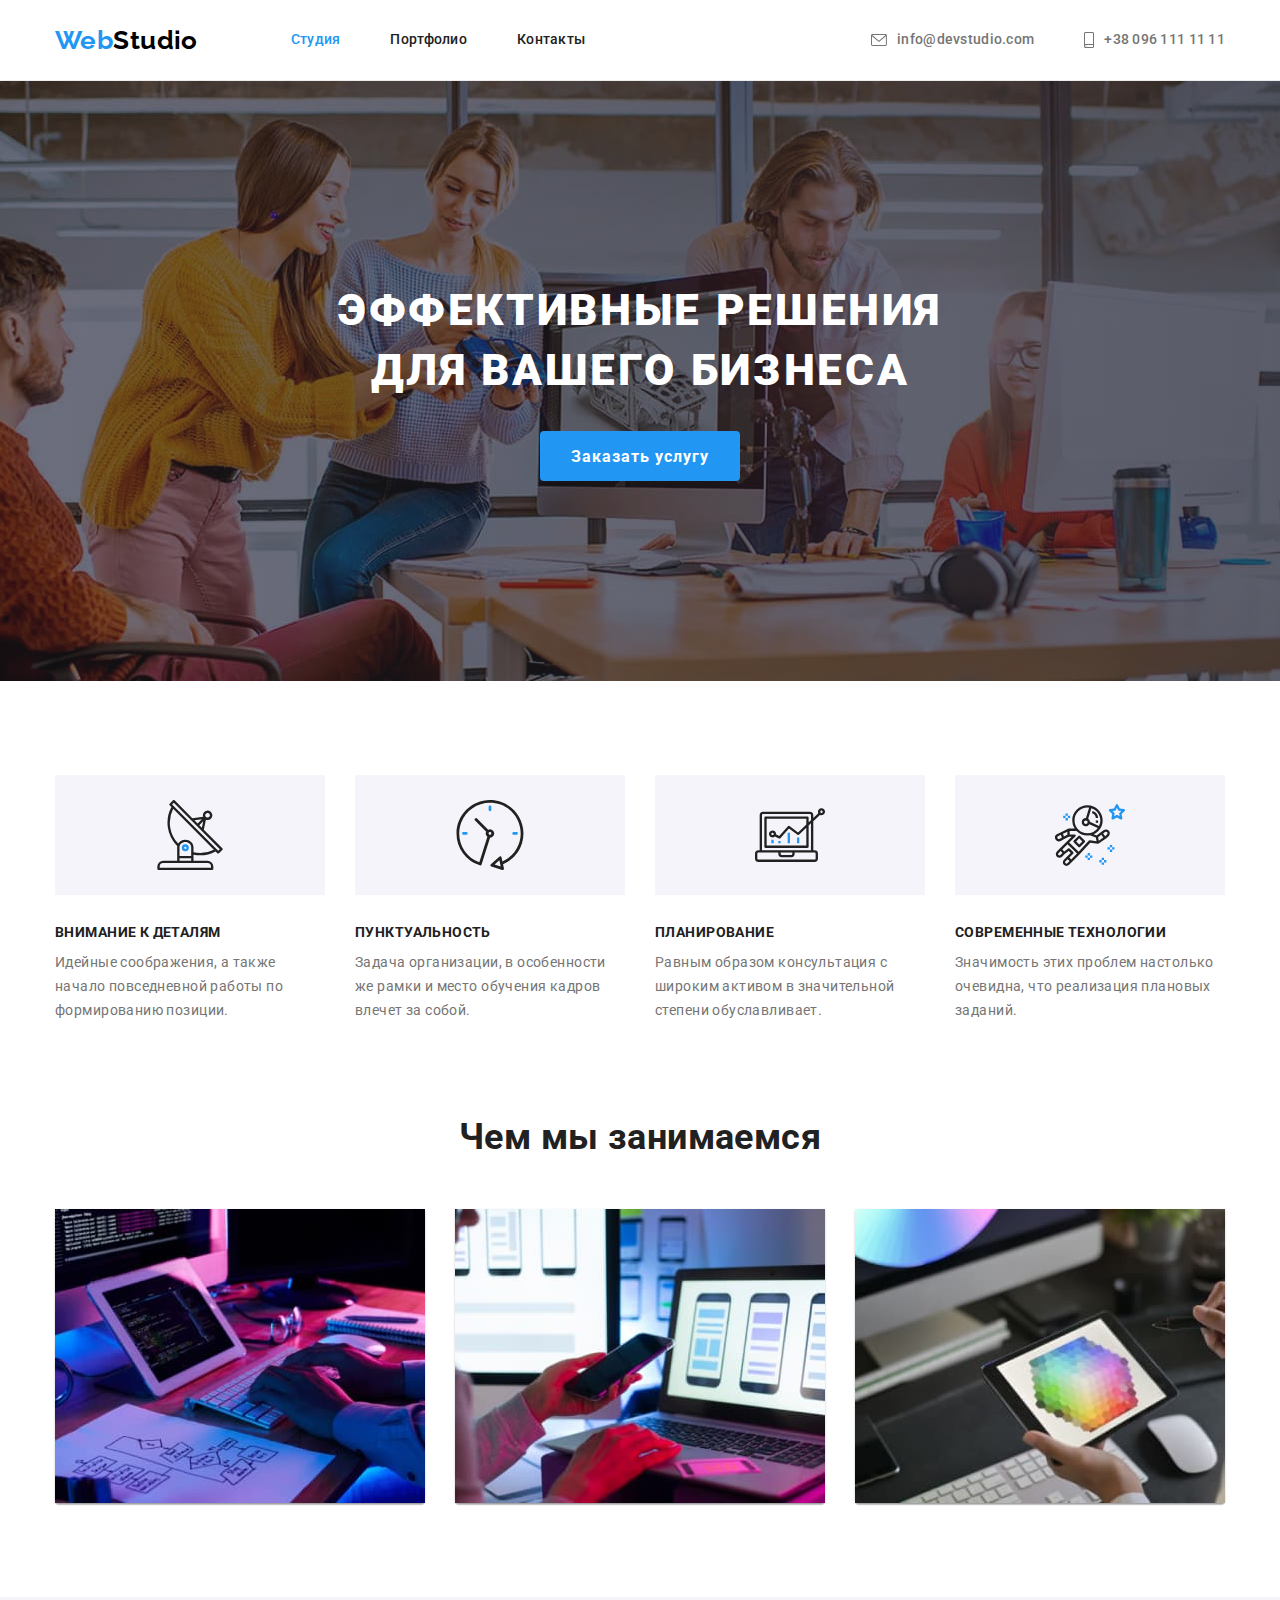
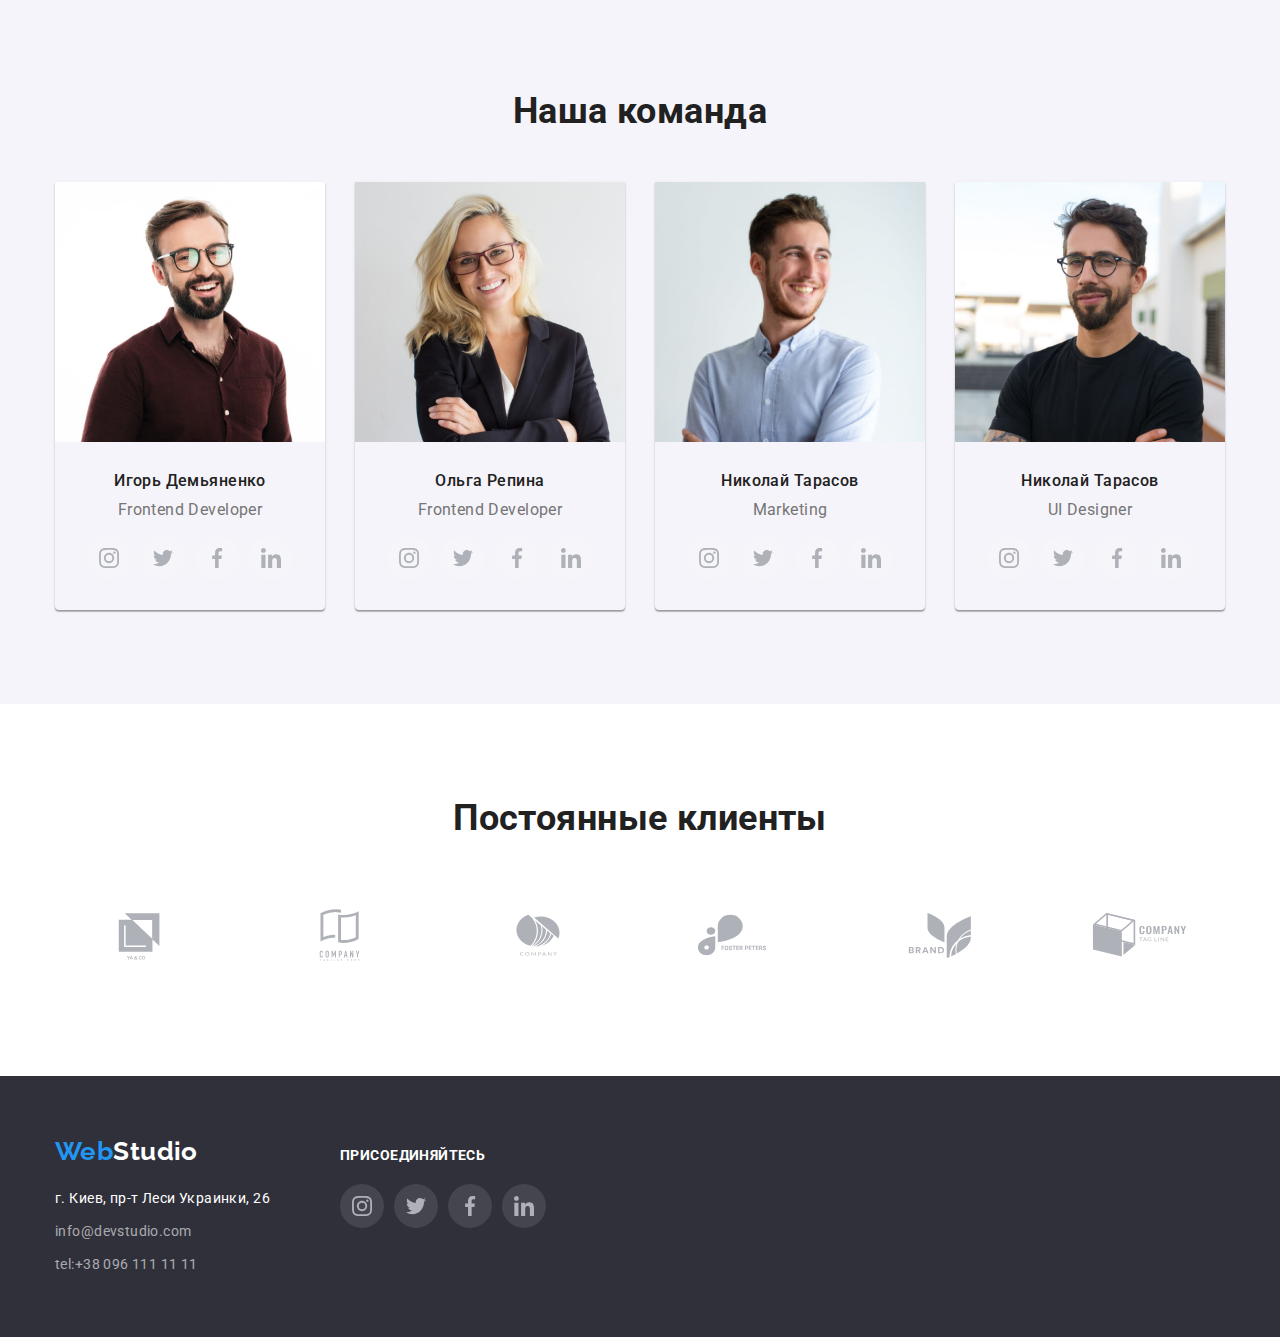
<file: index.html>
<!DOCTYPE html>
<html lang="ru">
<head>
    <meta charset="UTF-8">
    <meta http-equiv="X-UA-Compatible" content="IE=edge">
    <meta name="viewport" content="width=device-width, initial-scale=1.0">
    <title>Студия</title>
    <link rel="preconnect" href="https://fonts.googleapis.com">
    <link rel="preconnect" href="https://fonts.gstatic.com" crossorigin>
    <link href="https://fonts.googleapis.com/css2?family=Raleway:wght@700&family=Roboto:wght@400;500;700;900&display=swap"
        rel="stylesheet">
    <link rel="stylesheet" href="//cdnjs.cloudflare.com/ajax/libs/modern-normalize/1.1.0/modern-normalize.min.css">
    <link rel="stylesheet" href="./css/style.css">
</head>
<body>
  <header class="section-container">
      <div class="container container-header">
    <nav class="container-nav">
      <a class="logo-header" href="">Web<span class="studio-header">Studio</span></a>      
      <ul class="site-nav">
          <li class="item"><a href="./index.html" class="link-active">Студия</a></li>
          <li class="item"><a href="./portfolio.html" class="link">Портфолио</a></li>
          <li class="item"><a href="" class="link">Контакты</a></li>
      </ul>
    </nav>
    <ul class="contacts">
          <li class="item">             
            <a href="mailto:info@devstudio.com" class="contacts-mail">
              <svg class="contacts-icon" width="16px" height="12px">
                <use href="images/icons.svg#icon-envelope"></use>
              </svg>info@devstudio.com
            </a>
          </li>
          <li class="item">
            <a href="tel:+380961111111" class="contacts-tel"><svg class="contacts-icon" width="10px" height="16px">
              <use href="images/icons.svg#icon-smartphone"></use>
            </svg>+38 096 111 11 11</a>
          </li>
          </ul>
    </div>
  </header>  
  <main>
  <section class="hero-box">
          <h1 class="hero-title">Эффективные решения</br>для вашего бизнеса</h1>
          <button type="button" class="btn">Заказать услугу</button>            
  </section>
  <section class="section section-dignity">
      <!--Наши достоинства-->
      <div class="container">
      <h2 class="container-name visually-hidden">Наши достоинства</h2>
      <ul class="dignity-list">
        <li class="dignity-item"> 
          <div class="dignity-icon">
            <svg width="70px" height="70px">
              <use href="images/icons.svg#icon-antenna-1"></use>           
            </svg>
          </div>
          <h3 class="dignity-title">Внимание к деталям</h3>
          <p class="dignity-text">Идейные соображения, а также начало повседневной работы по формированию позиции.</p>
        </li>
        <li class="dignity-item">
          <div class="dignity-icon">
            <svg width="70px" height="70px">
              <use href="images/icons.svg#icon-clock-1"></use>
            </svg>
          </div>
          <h3 class="dignity-title">Пунктуальность</h3>
            <p class="dignity-text">Задача организации, в особенности же рамки и место обучения кадров влечет за собой.</p>
        </li>
        <li class="dignity-item">
          <div class="dignity-icon">
            <svg width="70px" height="70px">
              <use href="images/icons.svg#icon-diagram-1"></use>
            </svg>
          </div>
            <h3 class="dignity-title">Планирование</h3>
            <p class="dignity-text">Равным образом консультация с широким активом в значительной степени обуславливает.</p>
        </li>
        <li class="dignity-item">
          <div class="dignity-icon">
            <svg width="70px" height="70px">
              <use href="images/icons.svg#icon-astronaut-1"></use>
            </svg>
          </div>
            <h3 class="dignity-title">Современные технологии</h3>
            <p class="dignity-text">Значимость этих проблем настолько очевидна, что реализация плановых заданий.</p>
        </li>
      </ul>
    </div>
  </section>
  <section class="section">
      <!--Чем мы занимаемся-->
    <div class="container">
      <h2 class="container-name">Чем мы занимаемся</h2>
      <ul class="container-list">
          <li class="item"><img src="./images/img1.jpg" alt="набираем текст на компьютере" width="370"></li>
          <li class="item"><img src="./images/img2.jpg" alt="набираем номер телефона" width="370"></li>
          <li class="item"><img src="./images/img3.jpg" alt="выбираем цвет" width="370"></li>
      </ul>   
      </div>           
  </section>
  <section class="section section-team">
      <!--Наша команда-->
    <div class="container">
      <h2 class="container-name">Наша команда</h2>
      <ul class="container-list">
          <li class="item"><img src="./images/photo1.jpg" class="team-member-img" alt="Игорь Демьяненко" width="270">
            <div class="team-member">
            <h3 class="team-member-name">Игорь Демьяненко</h3>
            <p class="team-member-position">Frontend Developer</p>
            <ul class="social-links">
              <li class="social-list-item">
                <a href="" class="social-link">
                  <svg class="social-links-icon" width="20px" height="20px">
                    <use href="images/icons.svg#icon-instagram-2"></use>
                  </svg>
                </a>
              </li>
              <li class="social-list-item">
                <a href="" class="social-link">
                  <svg class="social-links-icon" width="20" height="20">
                    <use href="images/icons.svg#icon-twitter-1"></use>
                  </svg>
                </a>
              </li>
              <li class="social-list-item">
                <a href="" class="social-link">
                  <svg class="social-links-icon" width="20" height="20">
                    <use href="images/icons.svg#icon-facebook-1"></use>
                  </svg>
                </a>
              </li>
              <li class="social-list-item">
                <a href="" class="social-link">
                  <svg class="social-links-icon" width="20" height="20">
                    <use href="images/icons.svg#icon-linkedin-1"></use>
                  </svg>
                </a>
              </li>
            </ul>
          </div>          
          </li>
        <li class="item"><img src="./images/photo2.jpg" class="team-member-img" alt="Ольга Репина" width="270">
          <div class="team-member">
            <h3 class="team-member-name">Ольга Репина</h3>
            <p class="team-member-position">Frontend Developer</p>
            <ul class="social-links">
              <li class="social-list-item">
                <a href="" class="social-link">
                  <svg class="social-links-icon" width="20px" height="20px">
                    <use href="images/icons.svg#icon-instagram-2"></use>
                  </svg>
                </a>
              </li>
              <li class="social-list-item">
                <a href="" class="social-link">
                  <svg class="social-links-icon" width="20" height="20">
                    <use href="images/icons.svg#icon-twitter-1"></use>
                  </svg>
                </a>
              </li>
              <li class="social-list-item">
                <a href="" class="social-link">
                  <svg class="social-links-icon" width="20" height="20">
                    <use href="images/icons.svg#icon-facebook-1"></use>
                  </svg>
                </a>
              </li>
              <li class="social-list-item">
                <a href="" class="social-link">
                  <svg class="social-links-icon" width="20" height="20">
                    <use href="images/icons.svg#icon-linkedin-1"></use>
                  </svg>
                </a>
              </li>
            </ul>
          </div>      
        </li>
        <li class="item"><img src="./images/photo3.jpg" class="team-member-img" alt="Николай Тарасов" width="270">
          <div class="team-member">
          <h3 class="team-member-name">Николай Тарасов</h3>
            <p class="team-member-position">Marketing</p>
            <ul class="social-links">
              <li class="social-list-item">
                <a href="" class="social-link">
                  <svg class="social-links-icon" width="20px" height="20px">
                    <use href="images/icons.svg#icon-instagram-2"></use>
                  </svg>
                </a>
              </li>
              <li class="social-list-item">
                <a href="" class="social-link">
                  <svg class="social-links-icon" width="20" height="20">
                    <use href="images/icons.svg#icon-twitter-1"></use>
                  </svg>
                </a>
              </li>
              <li class="social-list-item">
                <a href="" class="social-link">
                  <svg class="social-links-icon" width="20" height="20">
                    <use href="images/icons.svg#icon-facebook-1"></use>
                  </svg>
                </a>
              </li>
              <li class="social-list-item">
                <a href="" class="social-link">
                  <svg class="social-links-icon" width="20" height="20">
                    <use href="images/icons.svg#icon-linkedin-1"></use>
                  </svg>
                </a>
              </li>
            </ul>
          </div>        
        </li>
        <li class="item"><img src="images/photo4.jpg" class="team-member-img" alt="Man in black T-shirt" width="270">
          <div class="team-member">
          <h3 class="team-member-name">Николай Тарасов</h3>
            <p class="team-member-position">UI Designer</p>
            <ul class="social-links">
              <li class="social-list-item">
                <a href="" class="social-link">
                  <svg class="social-links-icon" width="20px" height="20px">
                    <use href="images/icons.svg#icon-instagram-2"></use>
                  </svg>
                </a>
              </li>
              <li class="social-list-item">
                <a href="" class="social-link">
                  <svg class="social-links-icon" width="20" height="20">
                    <use href="images/icons.svg#icon-twitter-1"></use>
                  </svg>
                </a>
              </li>
              <li class="social-list-item">
                <a href="" class="social-link">
                  <svg class="social-links-icon" width="20" height="20">
                    <use href="images/icons.svg#icon-facebook-1"></use>
                  </svg>
                </a>
              </li>
              <li class="social-list-item">
                <a href="" class="social-link">
                  <svg class="social-links-icon" width="20" height="20">
                    <use href="images/icons.svg#icon-linkedin-1"></use>
                  </svg>
                </a>
              </li>
            </ul>
          </div>
          
        </li>
      </ul>
    </div>
  </section>
  <section class="section">
    <div class="container container-clients">
      <h2 class="container-name">Постоянные клиенты</h2>
      <ul class="container-list">
        <li class="client-item">
        <a href="" class="client-link">
          <svg class="client-icon" width="106px" height="60px">
            <use href="images/icons.svg#icon-Logo-client1"></use>
          </svg>
        </a>
        </li>
        <li class="client-item">
          <a href="" class="client-link">
            <svg class="client-icon" width="106px" height="60px">
              <use href="images/icons.svg#icon-Logo-client2"></use>
            </svg>
          </a>
        </li>
        <li class="client-item">
          <a href="" class="client-link">
            <svg class="client-icon" width="106px" height="60px">
              <use href="images/icons.svg#icon-Logo-client3"></use>
            </svg>
          </a>
        </li>
        <li class="client-item">
          <a href="" class="client-link">
            <svg class="client-icon" width="106px" height="60px">
              <use href="images/icons.svg#icon-Logo-client4"></use>
            </svg>
          </a>
        </li>
        <li class="client-item">
          <a href="" class="client-link">
            <svg class="client-icon" width="106px" height="60px">
              <use href="images/icons.svg#icon-Logo-client5"></use>
            </svg>
          </a>
        </li>
        <li class="client-item">
          <a href="" class="client-link">
            <svg class="client-icon" width="106px" height="60px">
              <use href="images/icons.svg#icon-Logo-client6"></use>
            </svg>
          </a>
        </li>
      </ul>
    </div>
  </section>
</main>
  <footer class="section-footer">
    <div class="container">
      <div class="container-logo">
      <a class="logo-footer" href="">Web<span class="studio-footer">Studio</span></a>
      <address>
        <ul class="address-list">
          <li class="item"><a class="address-map" href="https://goo.gl/maps/9DHxodGgufUYayEx5">г. Киев, пр-т Леси Украинки, 26</a>
          </li>
          <li class="item"><a class="address-mail" href="mailto:info@devstudio.com">info@devstudio.com</a></li>
          <li class="item"><a class="address-tel" href="tel:+380961111111">tel:+38 096 111 11 11</a></li>
          </ul>
      </address>
      </div>
      <div class="container-join">
        <h3 class="join-title">присоединяйтесь</h3>
        <ul class="social-links">
          <li class="social-list-item">
            <a href="" class="social-link">
              <svg class="social-links-icon" width="20px" height="20px">
                <use href="images/icons.svg#icon-instagram-2"></use>
              </svg>
            </a>
          </li>
          <li class="social-list-item">
            <a href="" class="social-link">
              <svg class="social-links-icon" width="20" height="20">
                <use href="images/icons.svg#icon-twitter-1"></use>
              </svg>
            </a>
          </li>
          <li class="social-list-item">
            <a href="" class="social-link">
              <svg class="social-links-icon" width="20" height="20">
                <use href="images/icons.svg#icon-facebook-1"></use>
              </svg>
            </a>
          </li>
          <li class="social-list-item">
            <a href="" class="social-link">
              <svg class="social-links-icon" width="20" height="20">
                <use href="images/icons.svg#icon-linkedin-1"></use>
              </svg>
            </a>
          </li>
        </ul>
      </div>
    </div>
  </footer>
  

</body>
</html>
</file>
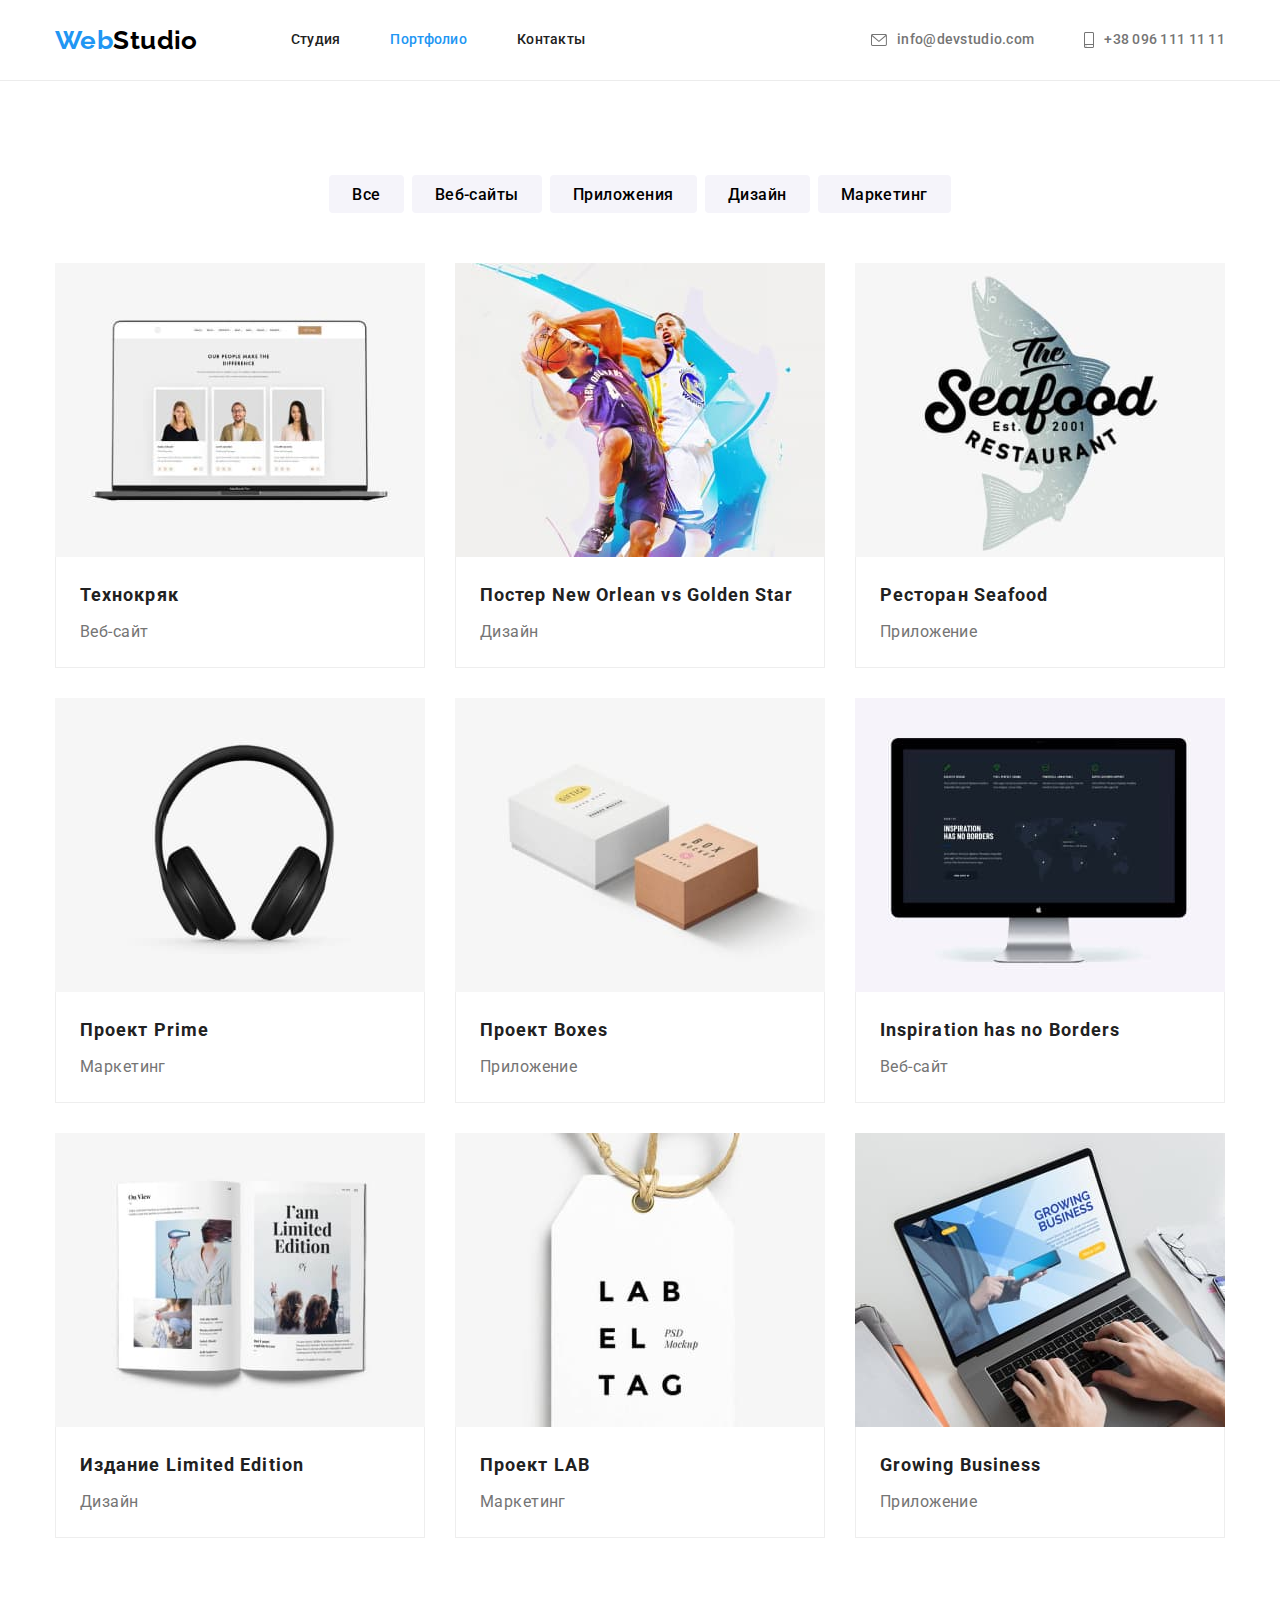
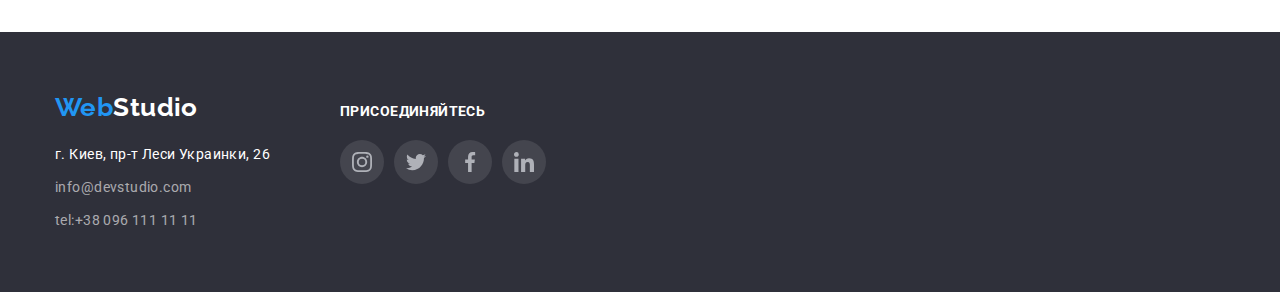
<file: portfolio.html>
<!DOCTYPE html>
<html lang="ru">
<head>
    <meta charset="UTF-8">
    <meta http-equiv="X-UA-Compatible" content="IE=edge">
    <meta name="viewport" content="width=device-width, initial-scale=1.0">
    <title>Portfolio</title>
    <link rel="preconnect" href="https://fonts.googleapis.com">
    <link rel="preconnect" href="https://fonts.gstatic.com" crossorigin>
    <link href="https://fonts.googleapis.com/css2?family=Raleway:wght@700&family=Roboto:wght@400;500;700;900&display=swap"
        rel="stylesheet">
    <link rel="stylesheet" href="https://cdnjs.cloudflare.com/ajax/libs/modern-normalize/1.1.0/modern-normalize.min.css">
    <link rel="stylesheet" href="./css/style.css">    
</head>
<body>
<header class="section-container">
    <div class="container container-header">
        <nav class="container-nav">
            <a class="logo-header" href="">Web<span class="studio-header">Studio</span></a>
            <ul class="site-nav">
                <li class="item"><a href="./index.html" class="link">Студия</a></li>
                <li class="item"><a href="./portfolio.html" class="link-active">Портфолио</a></li>
                <li class="item"><a href="" class="link">Контакты</a></li>
            </ul>
        </nav>
        <ul class="contacts">
            <li class="item">
                <a href="mailto:info@devstudio.com" class="contacts-mail">
                    <svg class="contacts-icon" width="16px" height="12px">
                        <use href="images/icons.svg#icon-envelope"></use>
                    </svg>info@devstudio.com
                </a>
            </li>
            <li class="item">
                <a href="tel:+380961111111" class="contacts-tel"><svg class="contacts-icon" width="10px" height="16px">
                        <use href="images/icons.svg#icon-smartphone"></use>
                    </svg>+38 096 111 11 11</a>
            </li>
        </ul>
    </div>
</header>
<main>
    <section class="section">
        <div class="container">
    <h1 class="container-name visually-hidden">Примеры работ</h1>
        <ul class="btn-list">
            <li class="item">
               <button type="button" class="btn-all">Все</button>
                </li>
            <li class="item">
                <button type="button" class="btn-veb">Веб-сайты</button>
                </li>
            <li class="item">
                <button type="button" class="btn-application">Приложения</button>
                </li>
            <li class="item">
                <button type="button" class="btn-design">Дизайн</button>  
               </li>
            <li class="item">
                <button type="button" class="btn-marketing">Маркетинг</button>
            </li>
        </ul>
                
        <ul class="example-list">
                <li class="example-item">
                    <a href="" class="example-link">
            <img class="example-img" src="./images/Технокряк.jpg" alt="Три фото" width=370>
            <div class="example-box">
            <h2 class="example-title">Технокряк</h2>
            <p class="example-name">Веб-сайт</p>  
            </div>
            </a>
            </li>
                <li class="example-item">
                    <a href="" class="example-link">
            <img class="example-img" src="./images/Постер_New_Orlean_vs_Golden_Star.jpg" alt="Баскетболисты" width="370">
            
            <div class="example-box">
            <h2 class="example-title">Постер New Orlean vs Golden Star</h2>                       
            <p class="example-name">Дизайн</p> 
            </div>
            </a>
                </li>
                <li class="example-item">
                    <a href="" class="example-link">
            <img class="example-img" src="./images/Ресторан_Seafood.jpg" alt="Рыба" width="370">
            <div class="example-box">
            <h2 class="example-title">Ресторан Seafood</h2>
            <p class="example-name">Приложение</p>
            </div>
            </a>
                </li>
                <li class="example-item">
                    <a href="" class="example-link">
            <img class="example-img" src="./images/Проект_Prime.jpg" alt="Наушники" width="370">
            <div class="example-box">
            <h2 class="example-title">Проект Prime</h2>
            <p class="example-name">Маркетинг</p>
            </div>
            </a>
                </li>
                <li class="example-item">
                <a href="" class="example-link">
            <img class="example-img" src="./images/Проект_Boxes.jpg" alt="Коробки" width="370">
            <div class="example-box">
            <h2 class="example-title">Проект Boxes</h2>
            <p class="example-name">Приложение</p>
            </div>
            </a>
                </li>
                <li class="example-item">
                    <a href="" class="example-link">
            <img class="example-img" src="./images/Inspiration_has_no_Borders.jpg" alt="Монитор" width="370">
            <div class="example-box">
                <h2 class="example-title">Inspiration has no Borders</h2>
            <p class="example-name">Веб-сайт</p>
            </div>
            </a>
                </li>
                <li class="example-item">
                    <a href="" class="example-link">
            <img class="example-img" src="./images/Издание_Limited_Edition.jpg" alt="Журнал" width="370">
            <div class="example-box">
            <h2 class="example-title">Издание Limited Edition</h2>
            <p class="example-name">Дизайн</p>
            </div>
            </a>
                </li>
                <li class="example-item">
                    <a href="" class="example-link">
                    <img class="example-img" src="./images/Проект_LAB.jpg" alt="Этикетка" width="370">
                    <div class="example-box">
                    <h2 class="example-title">Проект LAB</h2>
                    <p class="example-name">Маркетинг</p>
                    </div>
                    </a>
                </li>
                <li class="example-item">
                    <a href="" class="example-link">
                    <img class="example-img" src="./images/Growing_Business.jpg" alt="Ноутбук" width="370">
                    <div class="example-box">
                    <h2 class="example-title">Growing Business</h2>
                    <p class="example-name">Приложение</p>
                    </div>
                    </a>
                    </li>
            </ul>
        </div>
    </section>
        </main>
<footer class="section-footer">
    <div class="container">
        <div class="container-logo">
            <a class="logo-footer" href="">Web<span class="studio-footer">Studio</span></a>
            <address>
                <ul class="address-list">
                    <li class="item"><a class="address-map" href="https://goo.gl/maps/9DHxodGgufUYayEx5">г. Киев, пр-т
                            Леси Украинки, 26</a>
                    </li>
                    <li class="item"><a class="address-mail" href="mailto:info@devstudio.com">info@devstudio.com</a>
                    </li>
                    <li class="item"><a class="address-tel" href="tel:+380961111111">tel:+38 096 111 11 11</a></li>
                </ul>
            </address>
        </div>
        <div class="container-join">
            <h3 class="join-title">присоединяйтесь</h3>
            <ul class="social-links">
                <li class="social-list-item">
                    <a href="" class="social-link">
                        <svg class="social-links-icon" width="20px" height="20px">
                            <use href="images/icons.svg#icon-instagram-2"></use>
                        </svg>
                    </a>
                </li>
                <li class="social-list-item">
                    <a href="" class="social-link">
                        <svg class="social-links-icon" width="20" height="20">
                            <use href="images/icons.svg#icon-twitter-1"></use>
                        </svg>
                    </a>
                </li>
                <li class="social-list-item">
                    <a href="" class="social-link">
                        <svg class="social-links-icon" width="20" height="20">
                            <use href="images/icons.svg#icon-facebook-1"></use>
                        </svg>
                    </a>
                </li>
                <li class="social-list-item">
                    <a href="" class="social-link">
                        <svg class="social-links-icon" width="20" height="20">
                            <use href="images/icons.svg#icon-linkedin-1"></use>
                        </svg>
                    </a>
                </li>
            </ul>
        </div>
    </div>
</footer>
    
</body>
</html>
</file>
<file: css/style.css>
:root {
  --accent-color: #2196f3;
  --primary-text-color: #212121;
  --text-secondary-color: #757575;
  --background-color: #2f303a;
  --background-button-color: #f5f4fa;
  --secondary-background-color: #e5e5e5;
  --primary-bottom-color: #188ce8;

  --primary-font: "Roboto";
}

html {
  box-sizing: border-box;
}
*,
*::before,
*::after {
  box-sizing: inherit;
}
h1,
h2,
h3,
h4,
h5,
h6,
p,
ul {
  padding: 0px;
  margin: 0px;
}

img {
  display: block;
  max-width: 100%;
  height: auto;
}
/*===Body styles start====*/
body {
  background-color: #ffffff;
  font-family: var(--primary-font), sans-serif;
  color: var(--primary-text-color);
  font-weight: 400;
  font-size: 14px;
  line-height: 1.18;
  letter-spacing: 0.03em;
}
.logo-footer,
.logo-header {
  font-family: Raleway, sans-serif;
  font-size: 26px;
  font-weight: 700;
  line-height: 1.19;
  color: var(--accent-color);
  text-decoration: none;
}

.studio-header {
  color: #000000;
}
.studio-footer {
  color: #ffffff;
}
header {
  border-bottom: 1px solid #ececec;
}
.hero-box {
  text-align: center;
  background-color: var(--background-color);
  padding-top: 200px;
  padding-bottom: 200px;
  height: 600px;
  max-width: 1600px;
  margin-left: auto;
  margin-right: auto;
  background-image: linear-gradient(
      to right,
      rgba(47, 48, 58, 0.3),
      rgba(47, 48, 58, 0.5)
    ),
    url(../images/Img-min.jpg);
  background-position: center;
  background-size: cover;
  background-repeat: no-repeat;
}

.hero-title {
  font-weight: 900;
  font-size: 44px;
  line-height: 1.36;
  letter-spacing: 0.06em;
  text-transform: uppercase;
  color: #ffffff;

  padding-top: 0px;
  margin-bottom: 30px;
}

.btn {
  font-family: var(--primary-font), sans-serif;
  font-weight: 700;
  color: #ffffff;
  background-color: var(--accent-color);
  font-size: 16px;
  line-height: 1.87;
  letter-spacing: 0.06em;

  display: inline-block;
  width: 200px;
  height: 50px;
  padding-top: 10px;
  padding-bottom: 10px;
}
.btn:hover,
.btn:focus {
  background-color: var(--primary-bottom-color);
}

.section {
  padding: 94px 0;
}

.container {
  width: 1200px;
  margin-left: auto;
  margin-right: auto;
  padding-right: 15px;
  padding-left: 15px;
}
.container-header {
  display: flex;
  align-items: center;

  justify-content: space-between;
}

.container-nav {
  display: flex;
  align-items: center;
}

.site-nav {
  display: flex;
  margin-left: 93px;
}

.site-nav .item:not(:last-child) {
  margin-right: 50px;
}

.site-nav .link,
.site-nav .link-active,
.contacts-mail,
.contacts-tel {
  font-weight: 500;
  line-height: 1.14;
  letter-spacing: 0.02em;
  text-decoration: none;
}
.site-nav .link {
  display: block;

  color: var(--primary-text-color);
}
.link-active {
  display: block;

  color: var(--accent-color);
}

.site-nav .link:hover,
.site-nav .link:focus {
  color: var(--accent-color);
}
.site-nav .link,
.site-nav .link-active,
.contacts-mail,
.contacts-tel {
  padding-top: 32px;
  padding-bottom: 32px;
}
.contacts-mail,
.contacts-tel {
  display: flex;
  align-items: center;

  color: var(--text-secondary-color);
}
.contacts {
  display: flex;
  margin-left: auto;
}

.contacts .item + .item {
  margin-left: 50px;
}
.contacts .item {
  display: flex;
  align-items: center;
}

.contacts-mail:hover,
.contacts-mail:focus,
.contacts-tel:hover,
.contacts-tel:focus {
  color: var(--accent-color);
}
.contacts-icon {
  fill: currentColor;
  margin-right: 10px;
}

.section-dignity {
  padding-bottom: 0px;
}
.dignity-list {
  display: flex;
}

.dignity-list .dignity-item:not(:first-child) {
  margin-left: 30px;
}

.container-name {
  font-weight: 700;
  font-size: 36px;
  line-height: 1.16;
  text-align: center;
  margin-bottom: 50px;
}
.visually-hidden {
  position: absolute;
  clip: rect(0 0 0 0);
  width: 1px;
  height: 1px;
  margin: -1px;
}

.dignity-item {
  list-style-type: none;
  width: 270px;
}
/*flex-basis: calc((100% - 90px) / 4);
проверить почему не работает формула*/

.dignity-icon {
  display: flex;
  align-items: center;
  justify-content: center;
  margin-bottom: 30px;
  height: 120px;
  background-color: var(--background-button-color);
}

.dignity-title {
  font-size: 14px;
  line-height: 1.14;
  text-transform: uppercase;
  color: var(--primary-text-color);
  margin-bottom: 10px;
}
.dignity-text {
  line-height: 1.71;

  color: var(--text-secondary-color);
}

.container-list,
.site-nav,
.contacts,
.social-links {
  list-style-type: none;
}
.container-list {
  display: flex;
  text-align: center;
}
.container-list .item:not(:first-child) {
  margin-left: 30px;
}
.container-list .item {
  box-shadow: 0px 1px 3px rgba(0, 0, 0, 0.12), 0px 1px 1px rgba(0, 0, 0, 0.14),
    0px 2px 1px rgba(0, 0, 0, 0.2);
  border-radius: 0px 0px 4px 4px;
}
.section-team {
  background-color: #f5f4fa;
}
.team-member {
  padding-top: 30px;
  padding-bottom: 30px;
}

.team-member-name {
  font-weight: 500;
  font-size: 16px;
  margin-bottom: 10px;
}
.team-member-position {
  font-size: 16px;
  color: var(--text-secondary-color);
  margin-bottom: 16px;
}

.social-links {
  display: flex;
  align-items: center;
  justify-content: center;
}
.social-list-item:not(:last-child) {
  margin-right: 10px;
}

.social-link {
  display: flex;
  width: 100%;
  height: 100%;
  border-radius: 50%;

  align-items: center;
  justify-content: center;
}
.social-list-item {
  width: 44px;
  height: 44px;
}

.social-list-item .social-link:hover,
.social-list-item .social-link:focus {
  background-color: var(--accent-color);
}
.social-links-icon {
  fill: #afb1b8;
}

.social-link:hover .social-links-icon,
.social-link:focus .social-links-icon {
  fill: #ffffff;
}
.client-item {
  width: 170px;
  height: 92px;
}
.container-list .client-item:not(:first-child) {
  margin-left: 30px;
}
.client-link:hover,
.client-link:focus {
  border-color: var(--accent-color);
}
.client-link {
  display: flex;
  align-items: center;
  justify-content: center;
  width: 100%;
  height: 100%;
  border: 1px solid transparent;
  border-radius: 4px;
}
.client-icon {
  fill: #afb1b8;
}
.client-link:hover .client-icon,
.client-link:focus .client-icon {
  fill: var(--accent-color);
}

.example-list {
  display: flex;
  flex-wrap: wrap;
}
.example-item {
  flex-basis: calc((100%- 30px) / 3);
}

.example-list .example-item:not(:nth-child(3n + 1)) {
  margin-left: 30px;
}

.example-list .example-item:not(:nth-last-child(-n + 3)) {
  margin-bottom: 30px;
}

.example-title {
  color: var(--primary-text-color);
  font-size: 18px;
  line-height: 2;
  letter-spacing: 0.06em;

  margin-bottom: 4px;
}
.example-name {
  color: var(--text-secondary-color);
  font-size: 16px;
  line-height: 1.87;
}
.example-box {
  padding: 20px 24px;
  border-left: 1px solid #eeeeee;
  border-bottom: 1px solid #eeeeee;
  border-right: 1px solid #eeeeee;
}
.example-list,
.btn-list {
  list-style-type: none;
}

.example-link {
  text-decoration: none;
}
.example-link:hover,
.example-link:focus {
  box-shadow: 1px 4px 6px 0px rgba(0, 0, 0, 0.16),
    0px 4px 4px 0px rgba(0, 0, 0, 0.06), 0px 1px 1px 0px rgba(0, 0, 0, 0.12);
}

.example-item {
  display: flex;
}

button {
  cursor: pointer;
  border-radius: 4px;
  display: inline-block;
  border: 1px solid transparent;
}
.btn-list button {
  background-color: var(--background-button-color);

  font-family: inherit;
  font-weight: 500;
  font-size: 16px;
  line-height: 1.62;
  text-align: center;
  letter-spacing: 0.03em;

  padding: 6px 22px;
  height: 38px;
}

.btn-list button:hover,
.btn-list button:focus {
  background-color: var(--accent-color);
  color: #ffffff;
  box-shadow: 0px 2px 2px 0px rgba(0, 0, 0, 0.12),
    0px 1px 2px 0px rgba(0, 0, 0, 0.08), 0px 3px 1px 0px rgba(0, 0, 0, 0.1);
}

.btn-list {
  display: flex;
  margin-bottom: 50px;
  justify-content: center;
}
.btn-list .item:not(:first-child) {
  margin-left: 8px;
}

/*==========Footer==========*/
footer {
  background-color: var(--background-color);
  padding-top: 60px;
  padding-bottom: 60px;
}

.address-list [href] {
  text-decoration: none;
  font-style: normal;
  line-height: 1.71;
  display: inline-block;
}
.address-mail,
.address-tel {
  color: rgba(255, 255, 255, 0.6);
}
.address-map {
  color: #ffffff;
}
.address-list {
  list-style-type: none;
}

.address-list [href]:focus,
.address-list [href]:hover {
  color: #ffffff;
}
.logo-footer {
  margin-bottom: 20px;
  display: inline-block;
}
.address-list .item:not(:first-child) {
  margin-top: 9px;
}
.join-title {
  font-size: 14px;
  line-height: 1.14;
  text-transform: uppercase;
  color: #ffffff;
  margin-bottom: 20px;
}

.container-join {
  flex-direction: column;
  margin-left: 70px;
}
.section-footer .container {
  display: flex;
  align-items: baseline;
}
.container-join .social-links {
  padding-bottom: 0px;
}
.social-list-item .social-link {
  background: rgba(255, 255, 255, 0.1);
}
</file>
